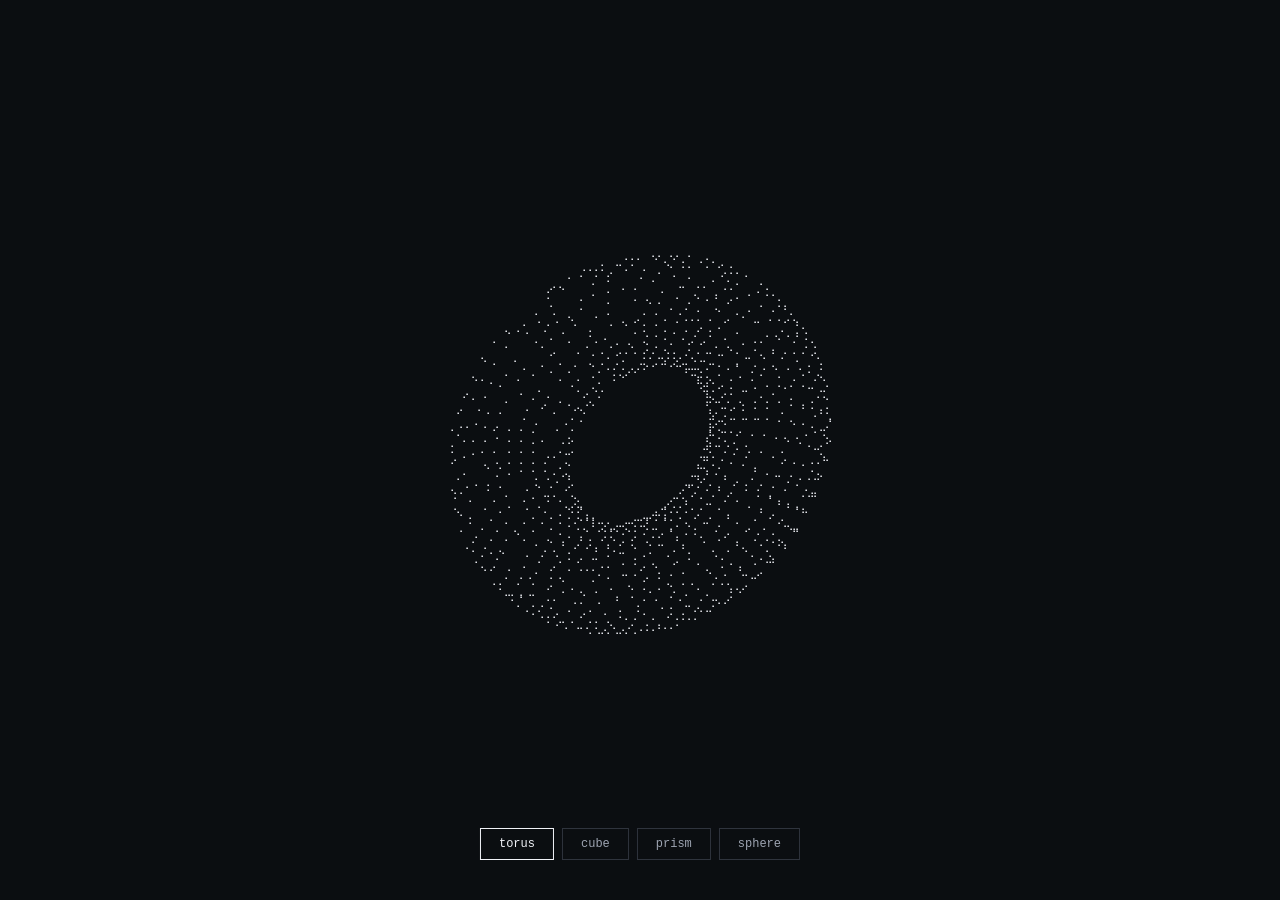
<file: snippets/braille-renderer.html>
<!DOCTYPE html>
<html lang="en">
<head>
  <meta charset="UTF-8">
  <meta name="viewport" content="width=device-width, initial-scale=1.0">
  <title>Braille 3D Renderer</title>
  <style>
    *, *::before, *::after { box-sizing: border-box; margin: 0; padding: 0; }
    body {
      background: #0B0E11;
      color: #F0F2F7;
      font-family: 'Inter', system-ui, sans-serif;
      min-height: 100vh;
      display: flex;
      flex-direction: column;
      align-items: center;
      justify-content: center;
      overflow: hidden;
    }
    canvas#braille-canvas {
      display: block;
      image-rendering: pixelated;
    }
    .controls {
      position: fixed;
      bottom: 40px;
      left: 50%;
      transform: translateX(-50%);
      display: flex;
      gap: 8px;
      flex-wrap: wrap;
      justify-content: center;
    }
    .controls button {
      background: transparent;
      border: 1px solid #2F343D;
      color: #9DA4B1;
      font-family: 'Courier New', monospace;
      font-size: 12px;
      padding: 8px 18px;
      cursor: pointer;
      transition: background 0.15s, color 0.15s, border-color 0.15s;
    }
    .controls button:hover {
      background: rgba(240,242,247,0.06);
      color: #F0F2F7;
    }
    .controls button.active {
      border-color: #F0F2F7;
      color: #F0F2F7;
    }
  </style>
</head>
<body>

  <canvas id="braille-canvas"></canvas>

  <div class="controls">
    <button class="active" data-shape="torus">torus</button>
    <button data-shape="cube">cube</button>
    <button data-shape="prism">prism</button>
    <button data-shape="sphere">sphere</button>
  </div>

  <script>
  /* ── Braille 3D Renderer ────────────────────────────────── */
  (() => {
    const BAYER = [0,8,2,10,12,4,14,6,3,11,1,9,15,7,13,5];
    const BIT = [1,8,2,16,4,32,64,128];

    const SHAPES = {
      torus: () => {
        const pts = [];
        for (let i = 0; i < 60; i++) {
          const a = (i / 60) * Math.PI * 2;
          for (let j = 0; j < 30; j++) {
            const b = (j / 30) * Math.PI * 2;
            const R = 1.4, r = 0.55;
            pts.push({
              x: (R + r * Math.cos(b)) * Math.cos(a),
              y: (R + r * Math.cos(b)) * Math.sin(a),
              z: r * Math.sin(b)
            });
          }
        }
        return pts;
      },
      cube: () => {
        const pts = [];
        const N = 18;
        const faces = [
          { n: [1,0,0], u: [0,1,0], v: [0,0,1] },
          { n: [-1,0,0], u: [0,1,0], v: [0,0,1] },
          { n: [0,1,0], u: [1,0,0], v: [0,0,1] },
          { n: [0,-1,0], u: [1,0,0], v: [0,0,1] },
          { n: [0,0,1], u: [1,0,0], v: [0,1,0] },
          { n: [0,0,-1], u: [1,0,0], v: [0,1,0] }
        ];
        for (const f of faces) {
          for (let i = 0; i < N; i++) {
            for (let j = 0; j < N; j++) {
              const u = (i / (N-1)) * 2 - 1;
              const v = (j / (N-1)) * 2 - 1;
              pts.push({
                x: f.n[0] + u*f.u[0] + v*f.v[0],
                y: f.n[1] + u*f.u[1] + v*f.v[1],
                z: f.n[2] + u*f.u[2] + v*f.v[2]
              });
            }
          }
        }
        return pts;
      },
      prism: () => {
        const pts = [];
        const sides = 8, hStacks = 40;
        for (let i = 0; i < sides; i++) {
          const a1 = (i / sides) * Math.PI * 2;
          const a2 = ((i + 1) / sides) * Math.PI * 2;
          for (let j = 0; j < hStacks; j++) {
            const t1 = (j / hStacks) * 2 - 1;
            const t2 = ((j + 1) / hStacks) * 2 - 1;
            pts.push({ x: Math.cos(a1), y: t1, z: Math.sin(a1) });
            pts.push({ x: Math.cos(a2), y: t2, z: Math.sin(a2) });
          }
        }
        for (let i = 0; i < 400; i++) {
          const a = Math.random() * Math.PI * 2;
          const r = Math.sqrt(Math.random());
          pts.push({ x: r * Math.cos(a), y: 1, z: r * Math.sin(a) });
          pts.push({ x: r * Math.cos(a), y: -1, z: r * Math.sin(a) });
        }
        return pts;
      },
      sphere: () => {
        const pts = [];
        for (let i = 0; i < 40; i++) {
          const lat = (i / 40) * Math.PI;
          for (let j = 0; j < 60; j++) {
            const lon = (j / 60) * Math.PI * 2;
            const r = 1.2;
            pts.push({
              x: r * Math.sin(lat) * Math.cos(lon),
              y: r * Math.cos(lat),
              z: r * Math.sin(lat) * Math.sin(lon)
            });
          }
        }
        return pts;
      }
    };

    const cache = {};
    for (const [k, fn] of Object.entries(SHAPES)) cache[k] = fn();

    const canvas = document.getElementById('braille-canvas');
    const ctx = canvas.getContext('2d');

    let currentShape = 'torus';

    document.querySelectorAll('.controls button').forEach(btn => {
      btn.addEventListener('click', () => {
        document.querySelector('.controls button.active')?.classList.remove('active');
        btn.classList.add('active');
        currentShape = btn.dataset.shape;
      });
    });

    function resize() {
      const w = window.innerWidth;
      const h = window.innerHeight;
      canvas.width = w;
      canvas.height = h;
    }
    resize();
    window.addEventListener('resize', resize);

    let lastT = 0;
    const INTERVAL = 1000 / 24;

    function render(time) {
      const t = time * 0.001;
      const rx = t * 0.3, ry = t * 0.5;
      const crx = Math.cos(rx), srx = Math.sin(rx);
      const cry = Math.cos(ry), sry = Math.sin(ry);

      const points = cache[currentShape];
      if (!points) return;

      const w = canvas.width, h = canvas.height;
      if (!w || !h) return;
      ctx.clearRect(0, 0, w, h);
      ctx.fillStyle = '#F0F2F7';
      ctx.font = '10px "Courier New", monospace';
      ctx.textAlign = 'center';
      ctx.textBaseline = 'middle';

      const cw = 6, ch = 11;
      const cols = Math.floor(w / cw);
      const rows = Math.floor(h / ch);
      if (cols < 2 || rows < 2) return;
      const sc = Math.min(cols, rows) * 0.45;
      const buf = new Float32Array(cols * 2 * rows * 4);

      for (const p of points) {
        let x1 = p.x * cry - p.z * sry;
        let z1 = p.x * sry + p.z * cry;
        let y1 = p.y * crx - z1 * srx;
        let z2 = p.y * srx + z1 * crx;
        const sx = Math.floor(x1 * sc + cols);
        const sy = Math.floor(y1 * sc + rows * 2);
        const bright = (z2 + 2) * 0.3;
        if (sx > 0 && sx < cols * 2 - 1 && sy > 0 && sy < rows * 4 - 1) {
          buf[sy * cols * 2 + sx] += bright;
        }
      }

      let maxV = 0;
      for (let i = 0; i < buf.length; i++) if (buf[i] > maxV) maxV = buf[i];
      if (maxV > 0) for (let i = 0; i < buf.length; i++) buf[i] /= maxV;

      for (let r = 0; r < rows; r++) {
        for (let c = 0; c < cols; c++) {
          let code = 0x2800;
          let hasDot = false;
          for (let dy = 0; dy < 4; dy++) {
            for (let dx = 0; dx < 2; dx++) {
              const sx = c * 2 + dx, sy = r * 4 + dy;
              const val = buf[sy * cols * 2 + sx];
              const thr = BAYER[(sy % 4) * 4 + (sx % 4)] / 16;
              if (val > thr * 0.5) {
                code |= BIT[dy * 2 + dx];
                hasDot = true;
              }
            }
          }
          if (hasDot) {
            ctx.fillText(String.fromCharCode(code), c * cw + cw/2, r * ch + ch/2);
          }
        }
      }
    }

    function loop(t) {
      requestAnimationFrame(loop);
      if (t - lastT >= INTERVAL) { lastT = t; render(t); }
    }
    requestAnimationFrame(loop);
  })();
  </script>

</body>
</html>
</file>
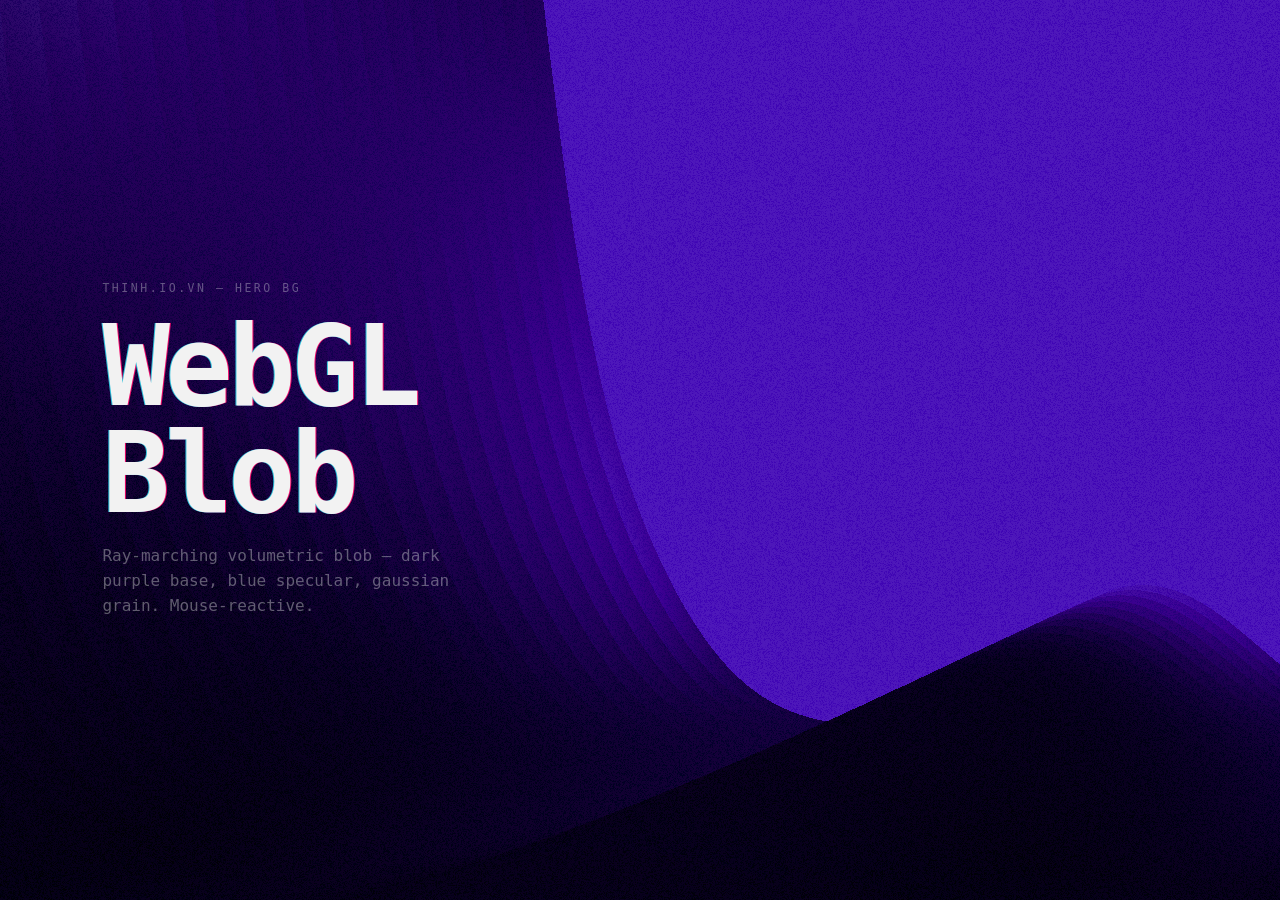
<file: snippets/effect-wave.html>
<!DOCTYPE html>
<html lang="en">
<head>
  <meta charset="UTF-8">
  <meta name="viewport" content="width=device-width, initial-scale=1.0">
  <title>Blob Shader — ref: thinh.io.vn</title>
  <style>
    *, *::before, *::after { box-sizing: border-box; margin: 0; padding: 0; }

    body {
      background: #050016;
      color: #f2f2f2;
      font-family: 'JetBrains Mono', 'Fira Mono', monospace;
      min-height: 100vh;
      overflow: hidden;
    }

    #hero-canvas {
      position: fixed;
      inset: 0;
      width: 100%;
      height: 100%;
      z-index: 0;
    }

    .hero {
      position: relative;
      z-index: 1;
      min-height: 100vh;
      display: flex;
      flex-direction: column;
      align-items: flex-start;
      justify-content: center;
      padding: 0 8vw;
      gap: 18px;
    }

    .hero__eyebrow {
      font-size: 0.72rem;
      letter-spacing: 0.22em;
      text-transform: uppercase;
      color: rgba(242,242,242,0.35);
    }

    .hero__title {
      font-size: clamp(3rem, 9vw, 7rem);
      font-weight: 700;
      letter-spacing: -0.04em;
      line-height: 0.95;
      color: #f2f2f2;
      text-shadow: -1px 0 0 #2cbfd9, 1px 0 0 #ef0969;
    }

    .hero__sub {
      font-size: 1rem;
      color: rgba(242,242,242,0.38);
      max-width: 380px;
      line-height: 1.55;
    }
  </style>
</head>
<body>

  <canvas id="hero-canvas"></canvas>

  <section class="hero">
    <p class="hero__eyebrow">thinh.io.vn — hero bg</p>
    <h1 class="hero__title">WebGL<br>Blob</h1>
    <p class="hero__sub">Ray-marching volumetric blob — dark purple base, blue specular, gaussian grain. Mouse-reactive.</p>
  </section>

  <script>
  (function () {

    /* ── VERTEX SHADER (exact from thinh.io.vn) ─────────────────── */
    var VS = `
      attribute vec4 position;
      varying vec2 fragmentCoordinates;
      void main() {
        gl_Position = vec4(position.xy, 0.0, 1.0);
        fragmentCoordinates = position.xy * 1.;
      }
    `;

    /* ── FRAGMENT SHADER (exact from thinh.io.vn) ────────────────── */
    var FS = `
      precision highp float;
      varying vec2 fragmentCoordinates;
      uniform vec2 iResolution;
      uniform float iTime;
      uniform vec2 iMouse;
      uniform float iZoomOffset;
      uniform float iInitialXOffset;

      #define NOISE_STRENGTH 0.08
      #define SPECULAR_STRENGTH 0.17
      #define ANIMATION_SPEED 0.6
      #define DEPTH 60.
      #define SEGMENT_QUALITY 1.2

      float blob(vec3 q) {
          float f = DEPTH;
          f *= (cos(q.z * 1.1)) * (atan(q.x) + 0.2) * (cos(q.y * cos(q.z * 2.)) + 1.0) + cos(q.z * 5. + iTime * ANIMATION_SPEED) * cos(q.x) * sin(q.y) * ((.6 * (1.0)));
          return f;
      }

      float gaussian(float z, float u, float o) {
          return (1.0 / (o * sqrt(4.0 * 3.1415))) * exp(-(((z - u) * (z - u)) / (2.0 * (o * o))));
      }

      void main(void) {
          gl_FragColor = vec4(0, 0, 0, 1.);

          vec2 p = -3. + 1.6 * fragmentCoordinates + (iZoomOffset * 0.2);
          vec3 o = vec3(p.x + 14. - (iZoomOffset * 3.0) - (iInitialXOffset * 3.0) - ((1.0 - iMouse.x) * 0.5), p.y + 2.7 - (iZoomOffset * 0.3) - (iMouse.y * 0.15), -0.35 + (iZoomOffset * 0.4));
          vec3 d = vec3(p.x * 8. + ((1.0 - iMouse.x) * 0.5) - (iZoomOffset * 2.0), p.y + 0.5 + ((1.0 - iMouse.y) * 0.25) - (iZoomOffset * 0.5), 0.8 + (iZoomOffset * 2.0)) / 140.;

          vec4 c = vec4(0.);
          float t = 0.;
          for (int i = 0; i < 50; i++) {
              if (blob(o + d * t) < 20.) {
                  vec3 e = vec3(.1, .0, 2.1 - (iZoomOffset * 0.8));
                  vec3 n = vec3(.0);
                  n.x = blob(o + d * t) - blob(vec3(o + d * t + e.xyy)) - (iZoomOffset * 4.0);
                  n.y = blob(o + d * t) - blob(vec3(o + d * t + e.yxy)) - (iZoomOffset * 7.0);
                  n.z = blob(o + d * t) - blob(vec3(o + d * t + e.yyx)) + 1.0;
                  n = normalize(n);
                  c += max(dot(vec3(0.2 + (iZoomOffset * 1.0 + iInitialXOffset) + (iMouse.x * 0.1), 1.5, -1. - (iZoomOffset * 0.5)), n), .0) + min(dot(vec3(3.0 - (iZoomOffset * 2.0), 10.2 - (iZoomOffset * 3.0), -11. - (iZoomOffset * 3.0)), n), .1) * 0.1;
                  break;
              }
              t += SEGMENT_QUALITY;
          }

          gl_FragColor += vec4(.16, 0.05, .38, 0.) * (0.8 + (iZoomOffset * 0.3));
          gl_FragColor += c * (SPECULAR_STRENGTH + (iZoomOffset * 0.1)) * vec4(.40, 0.6, 0.89 - (iZoomOffset * 0.01), 1);
          gl_FragColor *= (t * (.04 + (iZoomOffset * 0.03)));

          vec2 ps = vec2(1.0) / iResolution.xy;
          vec2 uv = fragmentCoordinates * ps;
          float seed = dot(uv * vec2(1000.), vec2(12.0, 52.0));
          float noise = fract(sin(seed) * 43758.5453 + t);
          noise = gaussian(noise, 0.0, 0.5 * 0.5);
          vec3 grain = vec3(noise) * (1.0 - gl_FragColor.rgb);
          gl_FragColor.rgb -= grain * NOISE_STRENGTH;
      }
    `;

    /* ── WEBGL SETUP ────────────────────────────────────────────── */
    var canvas = document.getElementById('hero-canvas');
    var gl = canvas.getContext('webgl');
    if (!gl) { console.error('WebGL not supported'); return; }

    function createShader(type, src) {
      var s = gl.createShader(type);
      gl.shaderSource(s, src);
      gl.compileShader(s);
      if (!gl.getShaderParameter(s, gl.COMPILE_STATUS)) { console.error(gl.getShaderInfoLog(s)); return null; }
      return s;
    }
    function createProgram(vs, fs) {
      var p = gl.createProgram();
      gl.attachShader(p, vs);
      gl.attachShader(p, fs);
      gl.linkProgram(p);
      if (!gl.getProgramParameter(p, gl.LINK_STATUS)) { console.error(gl.getProgramInfoLog(p)); return null; }
      return p;
    }

    var program = createProgram(createShader(gl.VERTEX_SHADER, VS), createShader(gl.FRAGMENT_SHADER, FS));

    var uLoc = {
      time:           gl.getUniformLocation(program, 'iTime'),
      resolution:     gl.getUniformLocation(program, 'iResolution'),
      mouse:          gl.getUniformLocation(program, 'iMouse'),
      zoomOffset:     gl.getUniformLocation(program, 'iZoomOffset'),
      initialXOffset: gl.getUniformLocation(program, 'iInitialXOffset'),
    };
    var posLoc = gl.getAttribLocation(program, 'position');

    var buf = gl.createBuffer();
    gl.bindBuffer(gl.ARRAY_BUFFER, buf);
    gl.bufferData(gl.ARRAY_BUFFER, new Float32Array([-1,-1, 1,-1, -1,1, 1,-1, 1,1, -1,1]), gl.STATIC_DRAW);

    /* ── STATE ──────────────────────────────────────────────────── */
    var W, H;
    var mx = 0.5, my = 0.5;     // normalized mouse
    var smx = 0.5, smy = 0.5;   // smoothed mouse
    var step = 0;

    // iInitialXOffset animates 1→0 over ~7s (power3.out easing)
    var startTime = performance.now();
    function getInitialOffset(elapsed) {
      var t = Math.min(elapsed / 7000, 1);
      var ease = 1 - Math.pow(1 - t, 3); // power3.out
      return 1 - ease;
    }

    function resize() {
      W = canvas.width  = window.innerWidth;
      H = canvas.height = window.innerHeight;
      gl.viewport(0, 0, W, H);
    }
    resize();
    window.addEventListener('resize', resize);

    window.addEventListener('mousemove', function (e) {
      mx = e.clientX / window.innerWidth;
      my = e.clientY / window.innerHeight;
    });

    /* ── RENDER LOOP ────────────────────────────────────────────── */
    function frame() {
      requestAnimationFrame(frame);

      // smooth mouse (same lerp factor as thinh: ×0.1)
      smx += (mx - smx) * 0.1;
      smy += (my - smy) * 0.1;

      gl.clearColor(0, 0, 0, 0);
      gl.clear(gl.COLOR_BUFFER_BIT);
      gl.enable(gl.DEPTH_TEST);

      gl.useProgram(program);
      gl.enableVertexAttribArray(posLoc);
      gl.bindBuffer(gl.ARRAY_BUFFER, buf);
      gl.vertexAttribPointer(posLoc, 2, gl.FLOAT, false, 0, 0);

      step++;
      var elapsed = performance.now() - startTime;

      gl.uniform1f(uLoc.time,           step * 0.01);
      gl.uniform2f(uLoc.resolution,     W, H);
      gl.uniform2f(uLoc.mouse,          smx, smy);
      gl.uniform1f(uLoc.zoomOffset,     0);
      gl.uniform1f(uLoc.initialXOffset, getInitialOffset(elapsed));

      gl.drawArrays(gl.TRIANGLES, 0, 6);
    }
    frame();

  })();
  </script>

</body>
</html>
</file>
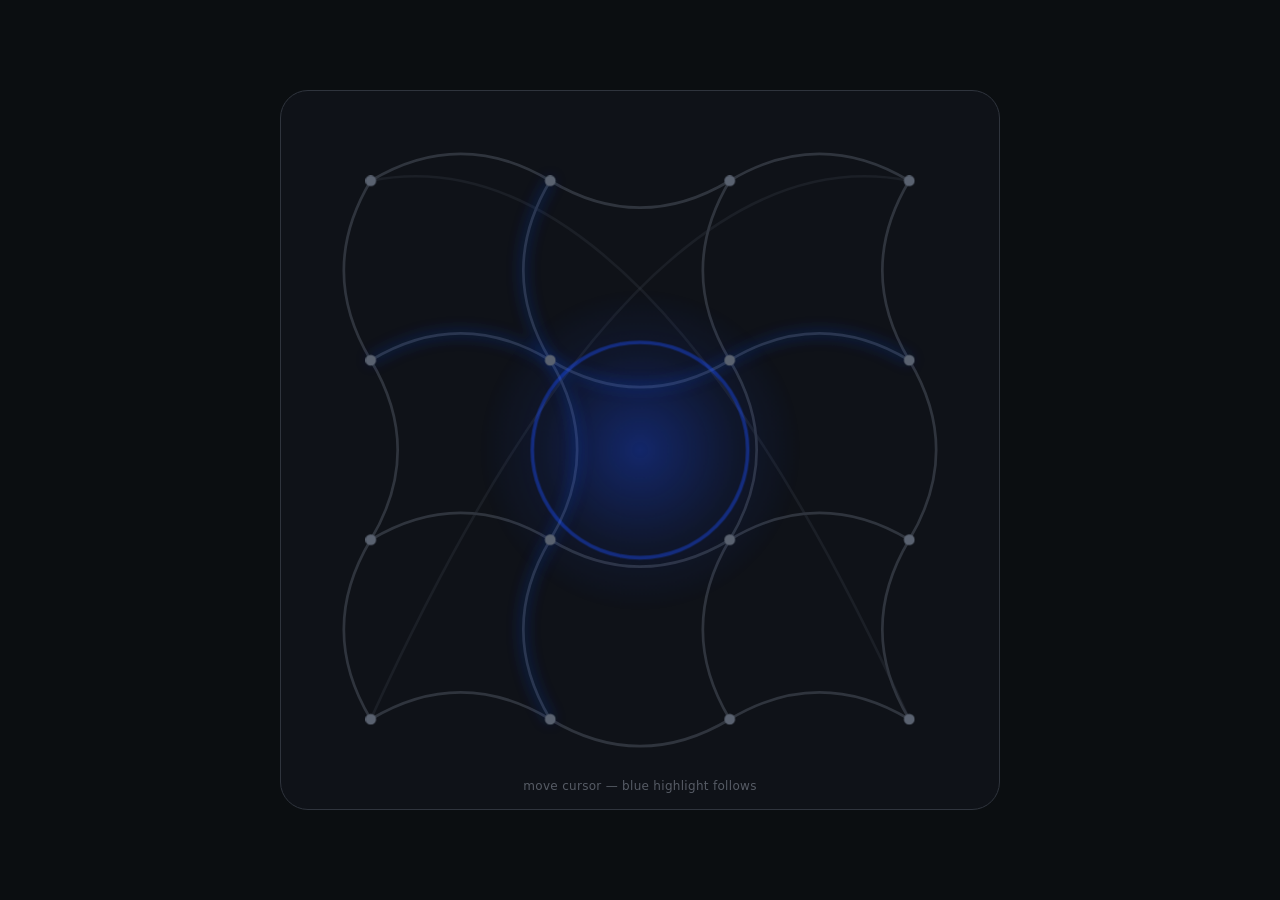
<file: snippets/svg-cursor-highlight.html>
<!DOCTYPE html>
<html lang="en">
<head>
  <meta charset="UTF-8">
  <meta name="viewport" content="width=device-width, initial-scale=1.0">
  <title>SVG Cursor Highlight</title>
  <style>
    *, *::before, *::after { box-sizing: border-box; margin: 0; padding: 0; }

    body {
      background: #0B0E11;
      min-height: 100vh;
      display: flex;
      align-items: center;
      justify-content: center;
      font-family: system-ui, sans-serif;
    }

    .svg-wrap {
      position: relative;
      width: 90vmin;
      max-width: 720px;
      aspect-ratio: 1;
      border-radius: 28px;
      background: #0F1218;
      border: 1px solid #2F343D;
      overflow: hidden;
    }

    .svg-wrap svg {
      display: block;
      width: 100%;
      height: 100%;
    }

    .info {
      position: absolute;
      bottom: 16px;
      left: 50%;
      transform: translateX(-50%);
      color: #9DA4B1;
      font-size: 12px;
      font-family: 'Spline Sans', system-ui, sans-serif;
      letter-spacing: 0.3px;
      opacity: 0.5;
      pointer-events: none;
    }
  </style>
</head>
<body>

  <div class="svg-wrap" id="wrap">
    <svg viewBox="0 0 400 400" fill="none" xmlns="http://www.w3.org/2000/svg" id="svg">
      <defs>
        <radialGradient id="glow" cx="50%" cy="50%" r="50%">
          <stop offset="0%" stop-color="#1C4EFE" stop-opacity="0.6"/>
          <stop offset="60%" stop-color="#1C4EFE" stop-opacity="0.15"/>
          <stop offset="100%" stop-color="#1C4EFE" stop-opacity="0"/>
        </radialGradient>
        <filter id="blur4"><feGaussianBlur stdDeviation="4"/></filter>
        <filter id="blur8"><feGaussianBlur stdDeviation="8"/></filter>
      </defs>

      <!-- Background grid dots -->
      <g id="dots">
        <circle cx="50" cy="50" r="1.5" fill="#2F343D"/>
        <circle cx="150" cy="50" r="1.5" fill="#2F343D"/>
        <circle cx="250" cy="50" r="1.5" fill="#2F343D"/>
        <circle cx="350" cy="50" r="1.5" fill="#2F343D"/>
        <circle cx="50" cy="150" r="1.5" fill="#2F343D"/>
        <circle cx="150" cy="150" r="1.5" fill="#2F343D"/>
        <circle cx="250" cy="150" r="1.5" fill="#2F343D"/>
        <circle cx="350" cy="150" r="1.5" fill="#2F343D"/>
        <circle cx="50" cy="250" r="1.5" fill="#2F343D"/>
        <circle cx="150" cy="250" r="1.5" fill="#2F343D"/>
        <circle cx="250" cy="250" r="1.5" fill="#2F343D"/>
        <circle cx="350" cy="250" r="1.5" fill="#2F343D"/>
        <circle cx="50" cy="350" r="1.5" fill="#2F343D"/>
        <circle cx="150" cy="350" r="1.5" fill="#2F343D"/>
        <circle cx="250" cy="350" r="1.5" fill="#2F343D"/>
        <circle cx="350" cy="350" r="1.5" fill="#2F343D"/>
      </g>

      <!-- Constellation-like paths (strokes) -->
      <g id="paths" stroke="#2F343D" stroke-width="1.5" stroke-linecap="round">
        <path d="M50,50 Q100,20 150,50 T250,50"/>
        <path d="M250,50 Q300,20 350,50"/>
        <path d="M50,150 Q100,120 150,150 T250,150 T350,150"/>
        <path d="M50,250 Q100,220 150,250 T250,250 T350,250"/>
        <path d="M50,350 Q100,320 150,350 T250,350 T350,350"/>

        <path d="M50,50 Q20,100 50,150 T50,250 T50,350"/>
        <path d="M150,50 Q120,100 150,150 T150,250 T150,350"/>
        <path d="M250,50 Q220,100 250,150 T250,250 T250,350"/>
        <path d="M350,50 Q320,100 350,150 T350,250 T350,350"/>

        <!-- Diagonals / decorative -->
        <path d="M50,50 Q200,20 350,350" opacity="0.4"/>
        <path d="M350,50 Q200,20 50,350" opacity="0.4"/>
      </g>

      <!-- Duplicate paths for highlight (initially invisible) -->
      <g id="highlight" stroke="#1C4EFE" stroke-width="0" stroke-linecap="round" filter="url(#blur4)" opacity="0">
        <path d="M50,50 Q100,20 150,50 T250,50"/>
        <path d="M250,50 Q300,20 350,50"/>
        <path d="M50,150 Q100,120 150,150 T250,150 T350,150"/>
        <path d="M50,250 Q100,220 150,250 T250,250 T350,250"/>
        <path d="M50,350 Q100,320 150,350 T250,350 T350,350"/>
        <path d="M50,50 Q20,100 50,150 T50,250 T50,350"/>
        <path d="M150,50 Q120,100 150,150 T150,250 T150,350"/>
        <path d="M250,50 Q220,100 250,150 T250,250 T250,350"/>
        <path d="M350,50 Q320,100 350,150 T350,250 T350,350"/>
        <path d="M50,50 Q200,20 350,350"/>
        <path d="M350,50 Q200,20 50,350"/>
      </g>

      <!-- Cursor spotlight ring -->
      <circle id="spotlight" cx="200" cy="200" r="60" stroke="#1C4EFE" stroke-width="2" opacity="0.3" fill="none"/>
      <circle id="spotlight-glow" cx="200" cy="200" r="90" fill="url(#glow)" opacity="0"/>

      <!-- Point nodes -->
      <g id="nodes" fill="#5A6270">
        <circle cx="50" cy="50" r="3"/>
        <circle cx="150" cy="50" r="3"/>
        <circle cx="250" cy="50" r="3"/>
        <circle cx="350" cy="50" r="3"/>
        <circle cx="50" cy="150" r="3"/>
        <circle cx="150" cy="150" r="3"/>
        <circle cx="250" cy="150" r="3"/>
        <circle cx="350" cy="150" r="3"/>
        <circle cx="50" cy="250" r="3"/>
        <circle cx="150" cy="250" r="3"/>
        <circle cx="250" cy="250" r="3"/>
        <circle cx="350" cy="250" r="3"/>
        <circle cx="50" cy="350" r="3"/>
        <circle cx="150" cy="350" r="3"/>
        <circle cx="250" cy="350" r="3"/>
        <circle cx="350" cy="350" r="3"/>
      </g>
    </svg>
    <div class="info">move cursor — blue highlight follows</div>
  </div>

  <script>
  (function () {
    var wrap = document.getElementById('wrap');
    var svg = document.getElementById('svg');
    var paths = document.querySelectorAll('#paths path');
    var hl = document.getElementById('highlight');
    var hlPaths = hl.querySelectorAll('path');
    var spotlight = document.getElementById('spotlight');
    var glow = document.getElementById('spotlight-glow');

    var pt = svg.createSVGPoint();
    var cursor = { x: 200, y: 200 };
    var smooth = { x: 200, y: 200 };

    // Cache path data for distance checks
    var pathData = [];
    paths.forEach(function (p, i) {
      var len = p.getTotalLength();
      var samples = [];
      for (var t = 0; t <= 1; t += 0.02) {
        var point = p.getPointAtLength(t * len);
        samples.push(point);
      }
      pathData.push({ el: p, hlEl: hlPaths[i], len: len, samples: samples });
    });

    function getNearest(path, cx, cy) {
      var minDist = Infinity;
      for (var i = 0; i < path.samples.length; i++) {
        var dx = path.samples[i].x - cx;
        var dy = path.samples[i].y - cy;
        var d = dx * dx + dy * dy;
        if (d < minDist) minDist = d;
      }
      return Math.sqrt(minDist);
    }

    function onMove(e) {
      var rect = svg.getBoundingClientRect();
      pt.x = e.clientX - rect.left;
      pt.y = e.clientY - rect.top;
      var svgPt = pt.matrixTransform(svg.getScreenCTM().inverse());
      cursor.x = svgPt.x;
      cursor.y = svgPt.y;
    }

    wrap.addEventListener('mousemove', onMove);
    wrap.addEventListener('mouseleave', function () {
      cursor.x = 200;
      cursor.y = 200;
    });

    // Touch support
    wrap.addEventListener('touchmove', function (e) {
      e.preventDefault();
      var t = e.touches[0];
      var rect = svg.getBoundingClientRect();
      pt.x = t.clientX - rect.left;
      pt.y = t.clientY - rect.top;
      var svgPt = pt.matrixTransform(svg.getScreenCTM().inverse());
      cursor.x = svgPt.x;
      cursor.y = svgPt.y;
    }, { passive: false });
    wrap.addEventListener('touchend', function () {
      cursor.x = 200;
      cursor.y = 200;
    });

    function tick() {
      smooth.x += (cursor.x - smooth.x) * 0.15;
      smooth.y += (cursor.y - smooth.y) * 0.15;

      var cx = smooth.x;
      var cy = smooth.y;

      // Move spotlight
      spotlight.setAttribute('cx', cx);
      spotlight.setAttribute('cy', cy);
      glow.setAttribute('cx', cx);
      glow.setAttribute('cy', cy);

      // Distance from cursor to center (normalized)
      var centerDist = Math.sqrt((cx - 200) * (cx - 200) + (cy - 200) * (cy - 200)) / 200;
      var glowOpacity = Math.max(0, 1 - centerDist * 1.2);
      glow.setAttribute('opacity', glowOpacity * 0.6);

      // Highlight paths near cursor
      var anyLit = false;
      for (var i = 0; i < pathData.length; i++) {
        var d = getNearest(pathData[i], cx, cy);
        if (d < 40) {
          var intensity = 1 - (d / 40);
          var w = 2 + intensity * 4;
          pathData[i].hlEl.setAttribute('stroke-width', w);
          pathData[i].hlEl.setAttribute('opacity', 0.3 + intensity * 0.7);
          anyLit = true;
        } else {
          pathData[i].hlEl.setAttribute('stroke-width', 0);
          pathData[i].hlEl.setAttribute('opacity', 0);
        }
      }

      hl.setAttribute('opacity', anyLit ? 1 : 0);
      spotlight.setAttribute('opacity', anyLit ? 0.4 : 0.15);

      requestAnimationFrame(tick);
    }

    tick();
  })();
  </script>
</body>
</html>
</file>
